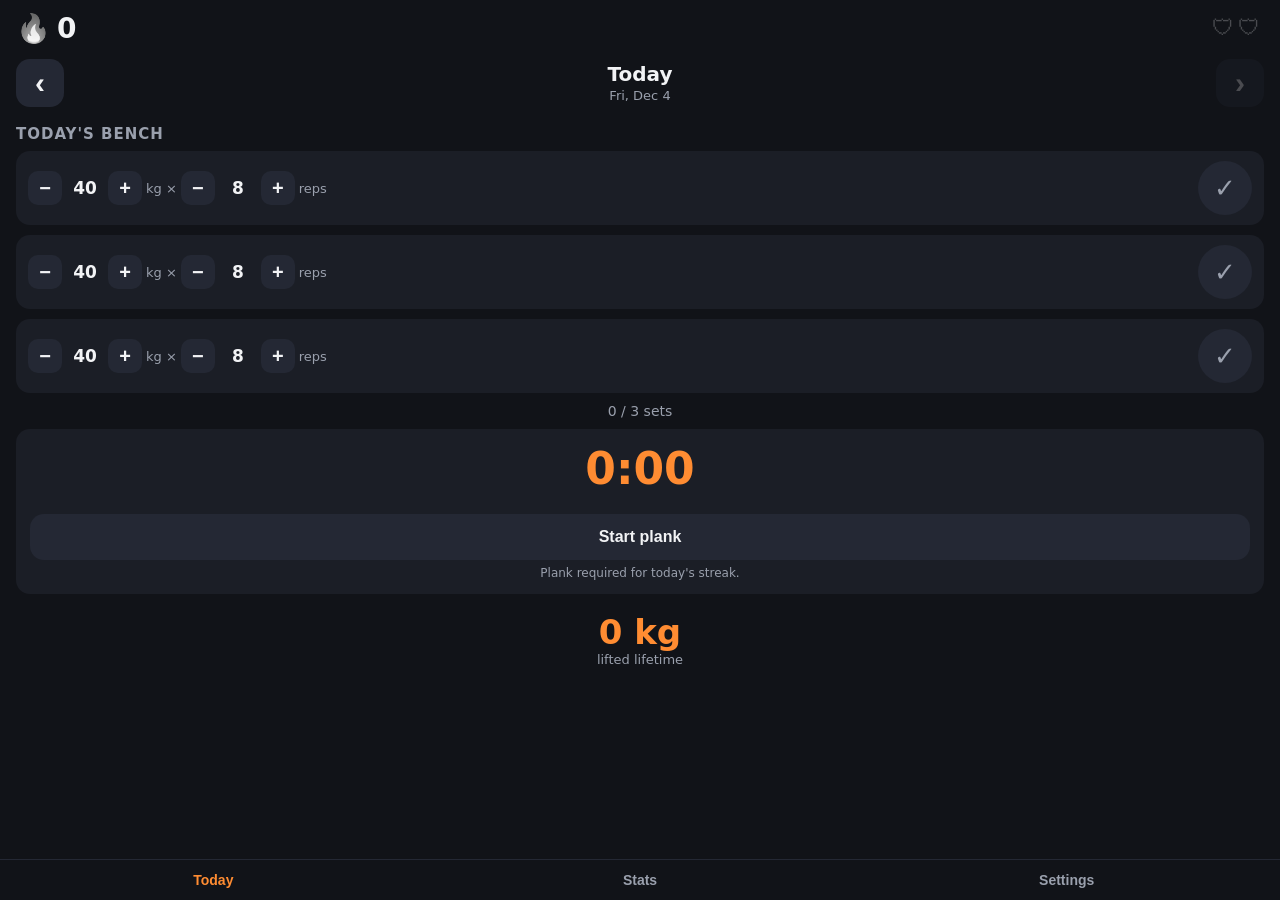
<file: index.html>
<!DOCTYPE html>
<html lang="en">
<head>
  <meta charset="utf-8">
  <meta name="viewport" content="width=device-width, initial-scale=1, viewport-fit=cover">
  <meta name="apple-mobile-web-app-capable" content="yes">
  <meta name="apple-mobile-web-app-status-bar-style" content="black-translucent">
  <meta name="theme-color" content="#111318">
  <title>Bench</title>
  <link rel="manifest" href="manifest.webmanifest">
  <link rel="apple-touch-icon" href="apple-touch-icon.png">
  <link rel="stylesheet" href="style.css">
</head>
<body>
  <header id="topbar">
    <div id="streak-box">
      <span id="streak-flame">🔥</span>
      <span id="streak-count">0</span>
    </div>
    <div id="shield-box" title="Shields"></div>
  </header>

  <main>
    <section id="view-today" class="view"></section>
    <section id="view-stats" class="view hidden"></section>
    <section id="view-settings" class="view hidden"></section>
  </main>

  <div id="celebration" class="hidden"></div>

  <nav id="tabbar">
    <button data-view="today" class="tab active">Today</button>
    <button data-view="stats" class="tab">Stats</button>
    <button data-view="settings" class="tab">Settings</button>
  </nav>

  <script type="module" src="app.js"></script>
</body>
</html>
</file>
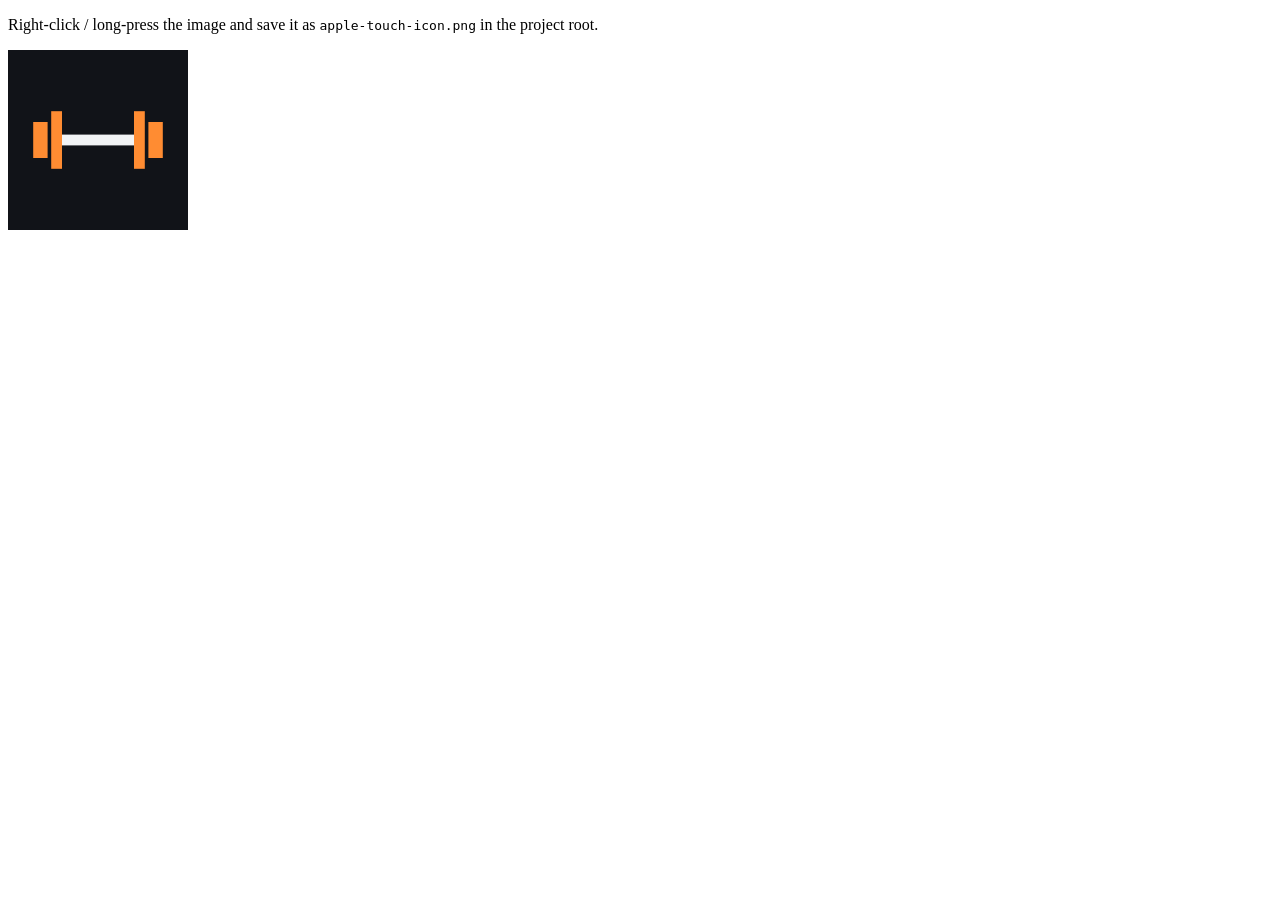
<file: tools/make-icon.html>
<!DOCTYPE html>
<meta charset="utf-8">
<title>Icon generator</title>
<p>Right-click / long-press the image and save it as <code>apple-touch-icon.png</code> in the project root.</p>
<canvas id="c" width="180" height="180"></canvas>
<script>
  const ctx = document.getElementById('c').getContext('2d');
  const s = 1.8; // scale from the 100-unit SVG design
  ctx.fillStyle = '#111318'; ctx.fillRect(0, 0, 180, 180);
  ctx.fillStyle = '#ff8c32';
  ctx.fillRect(14 * s, 40 * s, 8 * s, 20 * s);
  ctx.fillRect(24 * s, 34 * s, 6 * s, 32 * s);
  ctx.fillRect(70 * s, 34 * s, 6 * s, 32 * s);
  ctx.fillRect(78 * s, 40 * s, 8 * s, 20 * s);
  ctx.fillStyle = '#f2f3f5';
  ctx.fillRect(30 * s, 47 * s, 40 * s, 6 * s);
</script>
</file>
<file: style.css>
:root {
  --bg: #111318;
  --surface: #1b1e26;
  --surface-2: #242834;
  --text: #f2f3f5;
  --text-dim: #9aa0ad;
  --accent: #ff8c32;      /* flame orange */
  --accent-2: #4cc9f0;    /* stat blue */
  --good: #3ddc84;
  --danger: #ff5d5d;
  --radius: 14px;
}

* { margin: 0; padding: 0; box-sizing: border-box; }

html, body { height: 100%; }

body {
  background: var(--bg);
  color: var(--text);
  font-family: -apple-system, system-ui, sans-serif;
  display: flex;
  flex-direction: column;
  padding-top: env(safe-area-inset-top);
  -webkit-tap-highlight-color: transparent;
  user-select: none;
}

#topbar {
  display: flex;
  justify-content: space-between;
  align-items: center;
  padding: 12px 16px;
}

#streak-box { font-size: 28px; font-weight: 800; display: flex; align-items: center; gap: 6px; }
#streak-count { font-variant-numeric: tabular-nums; }
#shield-box { font-size: 22px; letter-spacing: 4px; min-height: 28px; }
.shield-slot-empty { opacity: 0.25; }

main { flex: 1; overflow-y: auto; padding: 0 16px 16px; }
.view.hidden { display: none; }

h2 { font-size: 15px; color: var(--text-dim); text-transform: uppercase; letter-spacing: 1px; margin: 18px 0 8px; }

.card {
  background: var(--surface);
  border-radius: var(--radius);
  padding: 14px;
  margin-bottom: 10px;
}

/* ---- Today: day navigation ---- */
.day-nav {
  display: flex;
  align-items: center;
  justify-content: space-between;
  gap: 8px;
  margin: 2px 0 12px;
}
.day-arrow {
  width: 48px;
  height: 48px;
  border: none;
  border-radius: 14px;
  background: var(--surface-2);
  color: var(--text);
  font-size: 30px;
  font-weight: 700;
  line-height: 1;
  flex-shrink: 0;
}
.day-arrow:disabled { opacity: 0.25; }
.day-label {
  flex: 1;
  min-width: 0;
  background: none;
  border: none;
  color: inherit;
  text-align: center;
  padding: 4px 0;
  display: flex;
  flex-direction: column;
  align-items: center;
  gap: 2px;
}
.day-nav-title { font-size: 20px; font-weight: 800; line-height: 1.15; }
.day-nav-sub { color: var(--text-dim); font-size: 13px; font-weight: 500; }
.day-hint { text-align: center; margin: 0 0 10px; }

/* ---- Today: set rows ---- */
.set-row {
  display: flex;
  align-items: center;
  justify-content: space-between;
  gap: 8px;
  background: var(--surface);
  border-radius: var(--radius);
  padding: 10px 12px;
  margin-bottom: 10px;
}
.set-row.done { opacity: 0.55; }
.set-row.logged { opacity: 1; }
.set-values { display: flex; align-items: center; gap: 4px; font-size: 17px; font-weight: 600; }
.set-values .unit { color: var(--text-dim); font-size: 13px; font-weight: 400; }

.stepper {
  display: inline-flex;
  align-items: center;
  gap: 2px;
}
.stepper button {
  width: 34px; height: 34px;
  border: none; border-radius: 10px;
  background: var(--surface-2);
  color: var(--text);
  font-size: 20px; font-weight: 700;
}
.stepper .val { min-width: 42px; text-align: center; font-variant-numeric: tabular-nums; }

.check-btn {
  width: 54px; height: 54px;
  border: none; border-radius: 50%;
  background: var(--surface-2);
  color: var(--text-dim);
  font-size: 26px;
  flex-shrink: 0;
}
.check-btn.checked { background: var(--good); color: #06220f; }
.check-btn.locked { pointer-events: none; }

#today-status { text-align: center; color: var(--text-dim); font-size: 14px; margin: 10px 0; }
#today-status.done-msg { color: var(--good); font-weight: 600; }

.tonnage-ticker {
  text-align: center;
  margin-top: 18px;
}
.tonnage-ticker .big {
  font-size: 34px;
  font-weight: 800;
  font-variant-numeric: tabular-nums;
  color: var(--accent);
}
.tonnage-ticker .label { color: var(--text-dim); font-size: 13px; }

.comeback { text-align: center; color: var(--accent); font-weight: 600; margin: 8px 0; }

/* ---- Celebration overlay ---- */
#celebration {
  position: fixed; inset: 0;
  background: rgba(10, 11, 14, 0.96);
  display: flex; flex-direction: column;
  justify-content: center; align-items: center;
  gap: 18px; text-align: center; padding: 24px;
  z-index: 10;
}
#celebration.hidden { display: none; }
#celebration .streak-big { font-size: 64px; font-weight: 900; }
#celebration .tonnage-roll { font-size: 40px; font-weight: 800; color: var(--accent); font-variant-numeric: tabular-nums; }
#celebration .sub { color: var(--text-dim); }
.badge {
  background: var(--surface);
  border: 1px solid var(--accent);
  border-radius: var(--radius);
  padding: 12px 16px;
  font-weight: 600;
  animation: pop 0.35s ease-out;
}
@keyframes pop { from { transform: scale(0.6); opacity: 0; } to { transform: scale(1); opacity: 1; } }
#celebration .close-btn {
  margin-top: 8px;
  padding: 14px 40px;
  font-size: 17px; font-weight: 700;
  border: none; border-radius: var(--radius);
  background: var(--accent); color: #1a0d00;
}

/* ---- Stats ---- */
.stat-grid { display: grid; grid-template-columns: 1fr 1fr; gap: 10px; }
.stat-grid .card { margin-bottom: 0; }
.stat-num { font-size: 24px; font-weight: 800; font-variant-numeric: tabular-nums; }
.stat-label { font-size: 12px; color: var(--text-dim); }
.rank-name { font-size: 20px; font-weight: 800; color: var(--accent-2); }
.rank-bar { height: 8px; background: var(--surface-2); border-radius: 4px; margin-top: 8px; overflow: hidden; }
.rank-bar > div { height: 100%; background: var(--accent-2); }
svg.chart { width: 100%; height: auto; display: block; }
.equiv-list li { list-style: none; padding: 4px 0; }
.equiv-list .locked { color: var(--text-dim); opacity: 0.5; }

.plank-card { text-align: center; }
.plank-entry { display: flex; flex-direction: column; align-items: center; gap: 10px; }
.plank-entry .wide-btn { margin-top: 0; }
.plank-entry .stepper .val {
  min-width: 84px;
  font-size: 28px;
  font-weight: 800;
  color: var(--accent);
}
.plank-clock { font-size: 44px; font-weight: 800; font-variant-numeric: tabular-nums; color: var(--accent); text-align: center; margin-bottom: 10px; }
.plank-done { color: var(--good); font-weight: 600; text-align: center; margin-bottom: 10px; }

/* ---- Settings ---- */
.settings-row {
  display: flex; justify-content: space-between; align-items: center;
  padding: 12px 0;
  border-bottom: 1px solid var(--surface-2);
}
.wide-btn {
  width: 100%; padding: 14px;
  margin-top: 10px;
  font-size: 16px; font-weight: 600;
  border: none; border-radius: var(--radius);
  background: var(--surface-2); color: var(--text);
}
.wide-btn.danger { color: var(--danger); }
.hint { font-size: 12px; color: var(--text-dim); margin-top: 6px; }

/* ---- Tab bar ---- */
#tabbar {
  display: flex;
  border-top: 1px solid var(--surface-2);
  padding-bottom: env(safe-area-inset-bottom);
  background: var(--bg);
}
#tabbar .tab {
  flex: 1; padding: 12px 0;
  background: none; border: none;
  color: var(--text-dim);
  font-size: 14px; font-weight: 600;
}
#tabbar .tab.active { color: var(--accent); }
</file>
